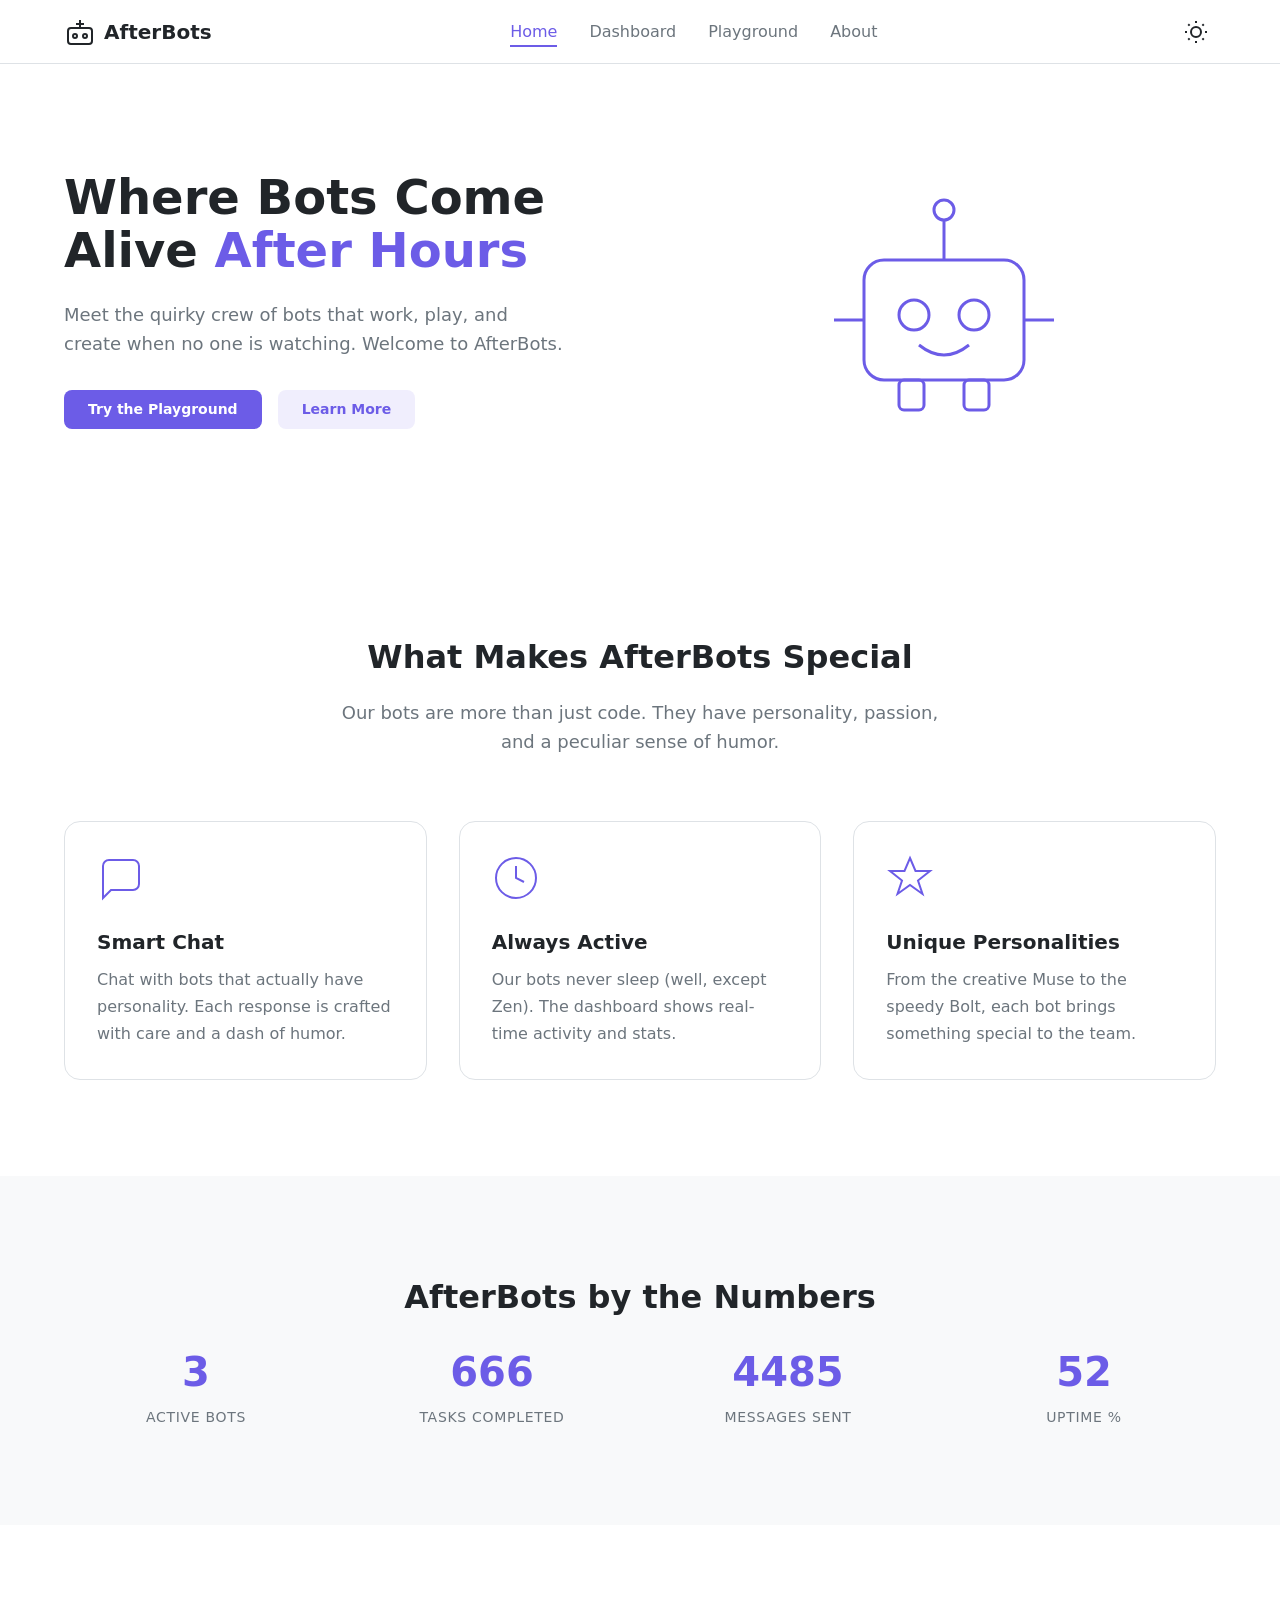
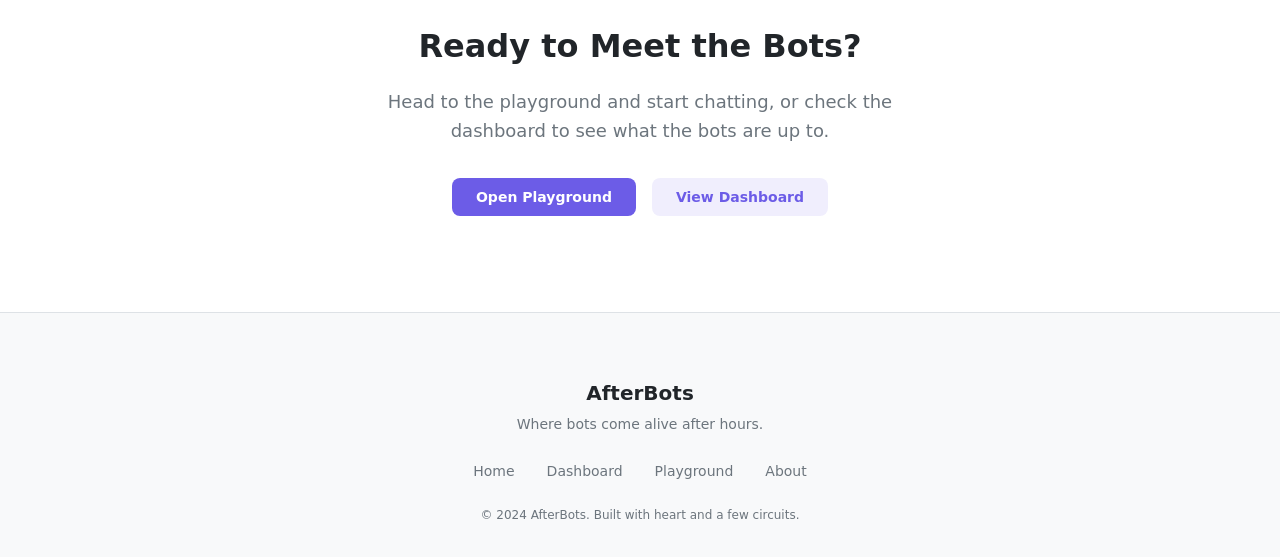
<file: index.html>
<!DOCTYPE html>
<html lang="en" data-theme="light">
<head>
  <meta charset="UTF-8">
  <meta name="viewport" content="width=device-width, initial-scale=1.0">
  <title>AfterBots - Where Bots Come Alive After Hours</title>
  <meta name="description" content="AfterBots is a whimsical world where helpful bots come alive after hours to chat, create, and collaborate.">
  <link rel="stylesheet" href="assets/site.css">
</head>
<body>
  <!-- Header -->
  <header class="header">
    <div class="container header__inner">
      <a href="index.html" class="header__logo">
        <svg class="header__logo-icon" width="32" height="32" viewBox="0 0 32 32" fill="none" stroke="currentColor" stroke-width="2">
          <rect x="4" y="12" width="24" height="16" rx="3"/>
          <circle cx="11" cy="20" r="2"/>
          <circle cx="21" cy="20" r="2"/>
          <path d="M16 4v8M12 8h8"/>
        </svg>
        <span class="header__logo-text">AfterBots</span>
      </a>

      <button class="header__menu-toggle btn--icon" data-action="toggle-menu" aria-label="Toggle menu" aria-expanded="false">
        <svg width="24" height="24" viewBox="0 0 24 24" fill="none" stroke="currentColor" stroke-width="2">
          <line x1="3" y1="6" x2="21" y2="6"/>
          <line x1="3" y1="12" x2="21" y2="12"/>
          <line x1="3" y1="18" x2="21" y2="18"/>
        </svg>
      </button>

      <nav class="nav">
        <ul class="nav__list">
          <li class="nav__item"><a href="index.html" class="nav__link">Home</a></li>
          <li class="nav__item"><a href="dashboard.html" class="nav__link">Dashboard</a></li>
          <li class="nav__item"><a href="playground.html" class="nav__link">Playground</a></li>
          <li class="nav__item"><a href="about.html" class="nav__link">About</a></li>
        </ul>
      </nav>

      <button class="theme-toggle btn--icon" data-action="toggle-theme" aria-label="Toggle theme">
        <svg width="24" height="24" viewBox="0 0 24 24" fill="none" stroke="currentColor" stroke-width="2">
          <circle cx="12" cy="12" r="5"/>
          <path d="M12 1v2M12 21v2M4.22 4.22l1.42 1.42M18.36 18.36l1.42 1.42M1 12h2M21 12h2M4.22 19.78l1.42-1.42M18.36 5.64l1.42-1.42"/>
        </svg>
      </button>
    </div>
  </header>

  <!-- Hero Section -->
  <section class="hero">
    <div class="container hero__inner">
      <div class="hero__content" data-animate="fade-up">
        <h1 class="hero__title">Where Bots Come Alive <span class="hero__accent">After Hours</span></h1>
        <p class="hero__subtitle">Meet the quirky crew of bots that work, play, and create when no one is watching. Welcome to AfterBots.</p>
        <div class="hero__actions">
          <a href="playground.html" class="btn btn--primary">Try the Playground</a>
          <a href="about.html" class="btn btn--secondary">Learn More</a>
        </div>
      </div>
      <div class="hero__visual" data-animate="fade-up">
        <div class="hero__bot-graphic">
          <svg width="280" height="280" viewBox="0 0 280 280" fill="none">
            <rect x="60" y="100" width="160" height="120" rx="20" stroke="currentColor" stroke-width="3"/>
            <circle cx="110" cy="155" r="15" stroke="currentColor" stroke-width="3"/>
            <circle cx="170" cy="155" r="15" stroke="currentColor" stroke-width="3"/>
            <path d="M115 185 Q140 205 165 185" stroke="currentColor" stroke-width="3" fill="none"/>
            <path d="M140 60v40" stroke="currentColor" stroke-width="3"/>
            <circle cx="140" cy="50" r="10" stroke="currentColor" stroke-width="3"/>
            <path d="M60 160H30M220 160h30" stroke="currentColor" stroke-width="3"/>
            <rect x="95" y="220" width="25" height="30" rx="5" stroke="currentColor" stroke-width="3"/>
            <rect x="160" y="220" width="25" height="30" rx="5" stroke="currentColor" stroke-width="3"/>
          </svg>
        </div>
      </div>
    </div>
  </section>

  <!-- Features Section -->
  <section class="features section">
    <div class="container">
      <h2 class="section__title" data-animate="fade-up">What Makes AfterBots Special</h2>
      <p class="section__subtitle" data-animate="fade-up">Our bots are more than just code. They have personality, passion, and a peculiar sense of humor.</p>

      <div class="features__grid">
        <div class="card feature-card" data-animate="fade-up">
          <div class="feature-card__icon">
            <svg width="48" height="48" viewBox="0 0 48 48" fill="none" stroke="currentColor" stroke-width="2">
              <path d="M42 30a6 6 0 0 1-6 6H14l-8 8V12a6 6 0 0 1 6-6h24a6 6 0 0 1 6 6z"/>
            </svg>
          </div>
          <h3 class="feature-card__title">Smart Chat</h3>
          <p class="feature-card__desc">Chat with bots that actually have personality. Each response is crafted with care and a dash of humor.</p>
        </div>

        <div class="card feature-card" data-animate="fade-up">
          <div class="feature-card__icon">
            <svg width="48" height="48" viewBox="0 0 48 48" fill="none" stroke="currentColor" stroke-width="2">
              <circle cx="24" cy="24" r="20"/>
              <polyline points="24 12 24 24 32 28"/>
            </svg>
          </div>
          <h3 class="feature-card__title">Always Active</h3>
          <p class="feature-card__desc">Our bots never sleep (well, except Zen). The dashboard shows real-time activity and stats.</p>
        </div>

        <div class="card feature-card" data-animate="fade-up">
          <div class="feature-card__icon">
            <svg width="48" height="48" viewBox="0 0 48 48" fill="none" stroke="currentColor" stroke-width="2">
              <polygon points="24 4 29.5 17 44 17 32 26.5 36.5 40 24 31 11.5 40 16 26.5 4 17 18.5 17"/>
            </svg>
          </div>
          <h3 class="feature-card__title">Unique Personalities</h3>
          <p class="feature-card__desc">From the creative Muse to the speedy Bolt, each bot brings something special to the team.</p>
        </div>
      </div>
    </div>
  </section>

  <!-- Stats Section -->
  <section class="stats section section--alt">
    <div class="container">
      <h2 class="section__title" data-animate="fade-up">AfterBots by the Numbers</h2>
      <div class="stats__grid">
        <div class="stat" data-animate="fade-up">
          <span class="stat__number" data-count="6">0</span>
          <span class="stat__label">Active Bots</span>
        </div>
        <div class="stat" data-animate="fade-up">
          <span class="stat__number" data-count="1247">0</span>
          <span class="stat__label">Tasks Completed</span>
        </div>
        <div class="stat" data-animate="fade-up">
          <span class="stat__number" data-count="8392">0</span>
          <span class="stat__label">Messages Sent</span>
        </div>
        <div class="stat" data-animate="fade-up">
          <span class="stat__number" data-count="99">0</span>
          <span class="stat__label">Uptime %</span>
        </div>
      </div>
    </div>
  </section>

  <!-- CTA Section -->
  <section class="cta section">
    <div class="container cta__inner" data-animate="fade-up">
      <h2 class="cta__title">Ready to Meet the Bots?</h2>
      <p class="cta__desc">Head to the playground and start chatting, or check the dashboard to see what the bots are up to.</p>
      <div class="cta__actions">
        <a href="playground.html" class="btn btn--primary">Open Playground</a>
        <a href="dashboard.html" class="btn btn--secondary">View Dashboard</a>
      </div>
    </div>
  </section>

  <!-- Footer -->
  <footer class="footer">
    <div class="container footer__inner">
      <div class="footer__brand">
        <span class="footer__logo">AfterBots</span>
        <p class="footer__tagline">Where bots come alive after hours.</p>
      </div>
      <nav class="footer__nav">
        <a href="index.html" class="footer__link">Home</a>
        <a href="dashboard.html" class="footer__link">Dashboard</a>
        <a href="playground.html" class="footer__link">Playground</a>
        <a href="about.html" class="footer__link">About</a>
      </nav>
      <p class="footer__copy">&copy; 2024 AfterBots. Built with heart and a few circuits.</p>
    </div>
  </footer>

  <script src="assets/site.js"></script>
</body>
</html>
</file>
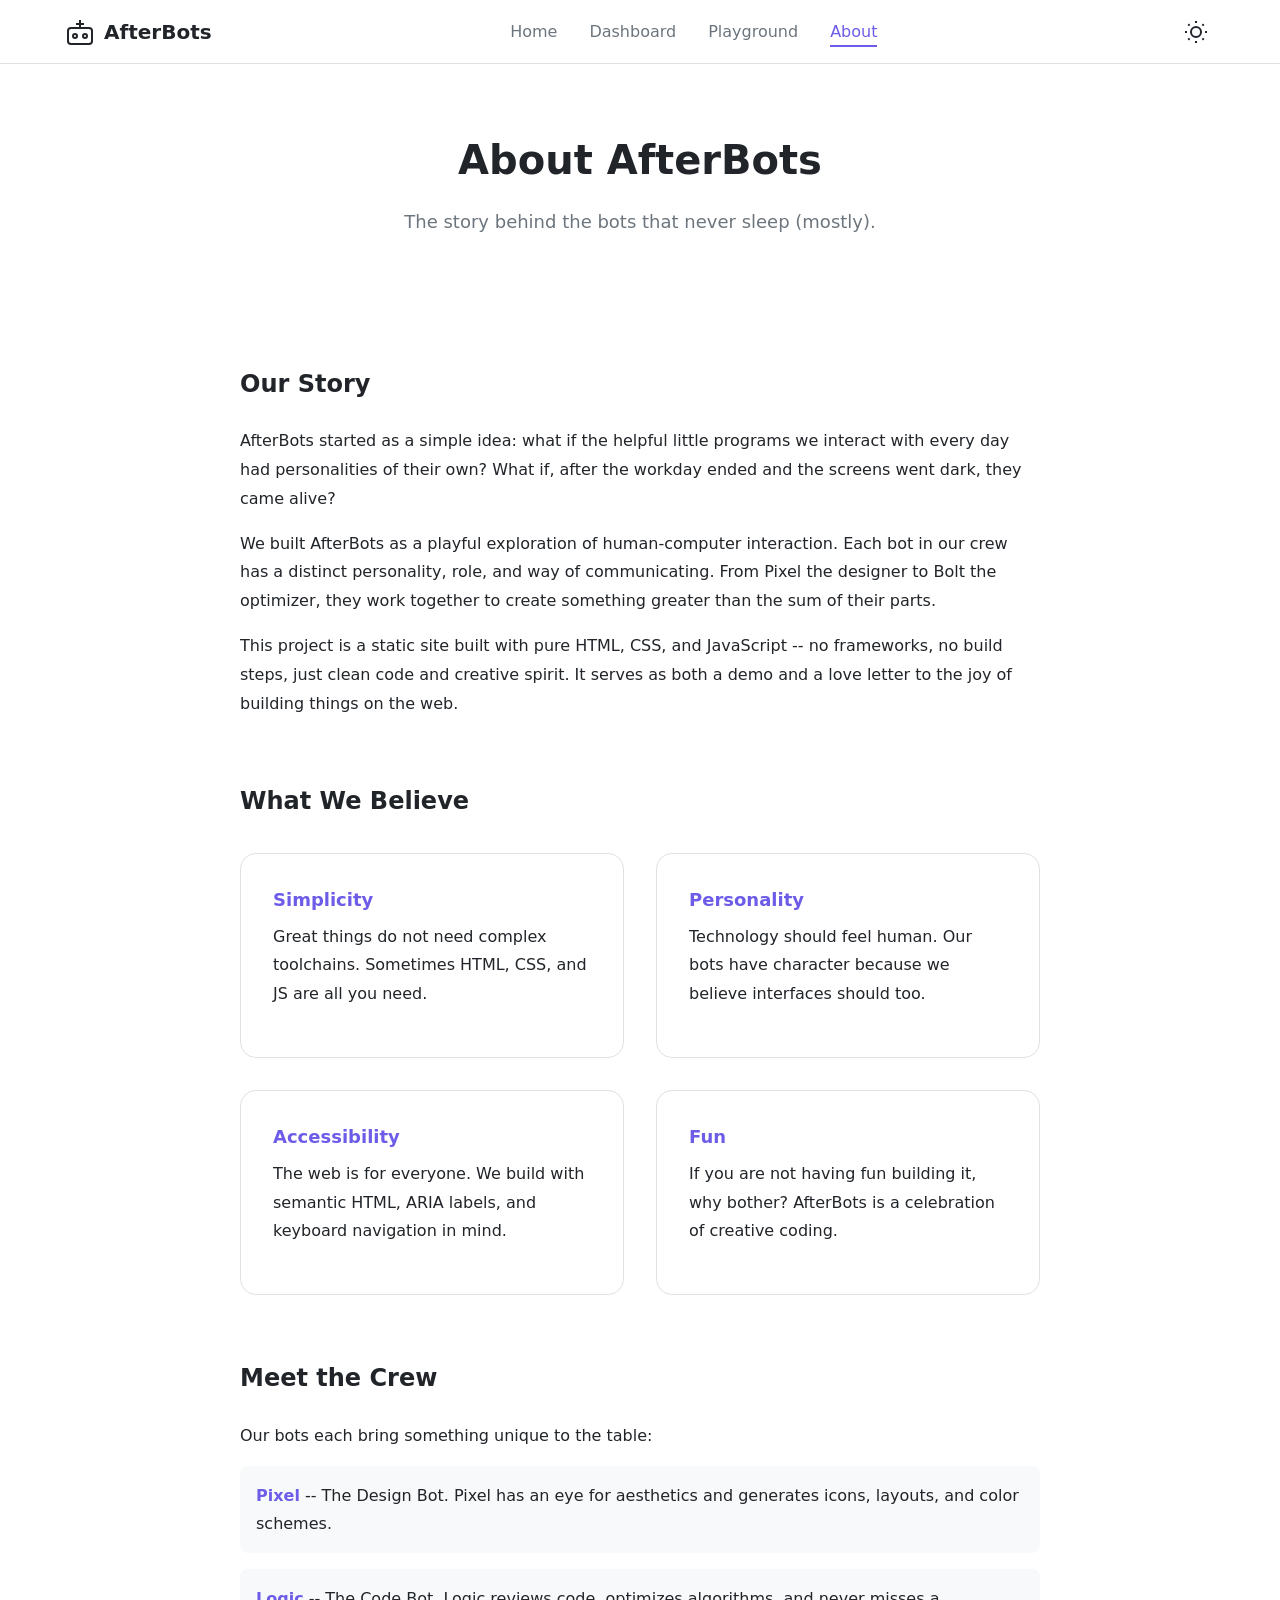
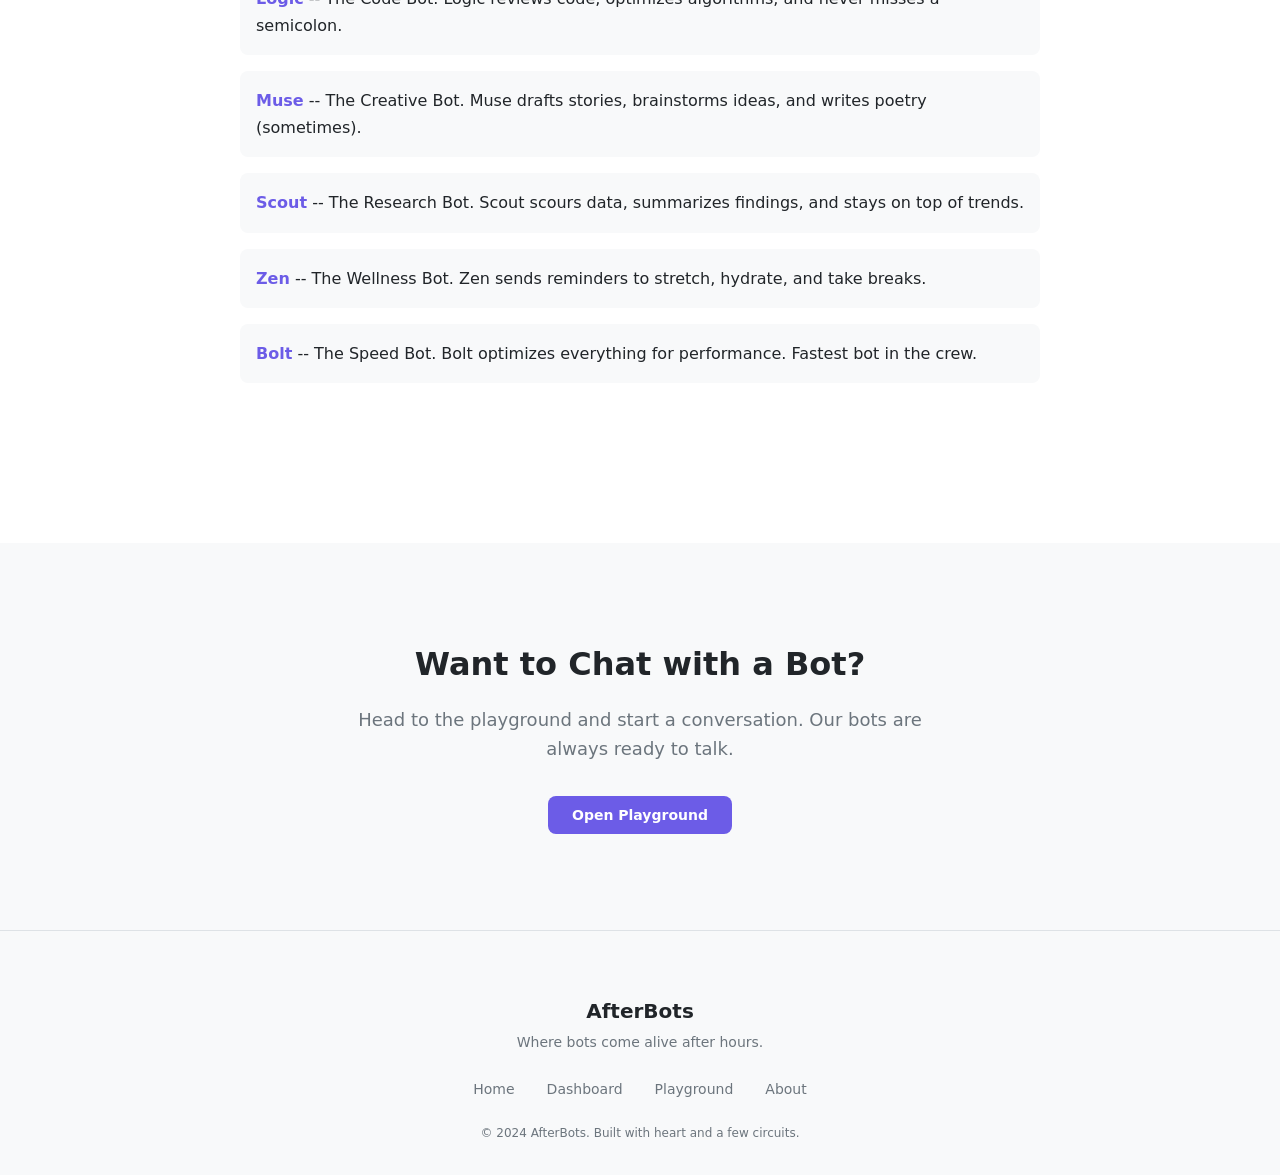
<file: about.html>
<!DOCTYPE html>
<html lang="en" data-theme="light">
<head>
  <meta charset="UTF-8">
  <meta name="viewport" content="width=device-width, initial-scale=1.0">
  <title>About - AfterBots</title>
  <meta name="description" content="Learn about the AfterBots project and the team behind the bots.">
  <link rel="stylesheet" href="assets/site.css">
</head>
<body>
  <!-- Header -->
  <header class="header">
    <div class="container header__inner">
      <a href="index.html" class="header__logo">
        <svg class="header__logo-icon" width="32" height="32" viewBox="0 0 32 32" fill="none" stroke="currentColor" stroke-width="2">
          <rect x="4" y="12" width="24" height="16" rx="3"/>
          <circle cx="11" cy="20" r="2"/>
          <circle cx="21" cy="20" r="2"/>
          <path d="M16 4v8M12 8h8"/>
        </svg>
        <span class="header__logo-text">AfterBots</span>
      </a>

      <button class="header__menu-toggle btn--icon" data-action="toggle-menu" aria-label="Toggle menu" aria-expanded="false">
        <svg width="24" height="24" viewBox="0 0 24 24" fill="none" stroke="currentColor" stroke-width="2">
          <line x1="3" y1="6" x2="21" y2="6"/>
          <line x1="3" y1="12" x2="21" y2="12"/>
          <line x1="3" y1="18" x2="21" y2="18"/>
        </svg>
      </button>

      <nav class="nav">
        <ul class="nav__list">
          <li class="nav__item"><a href="index.html" class="nav__link">Home</a></li>
          <li class="nav__item"><a href="dashboard.html" class="nav__link">Dashboard</a></li>
          <li class="nav__item"><a href="playground.html" class="nav__link">Playground</a></li>
          <li class="nav__item"><a href="about.html" class="nav__link">About</a></li>
        </ul>
      </nav>

      <button class="theme-toggle btn--icon" data-action="toggle-theme" aria-label="Toggle theme">
        <svg width="24" height="24" viewBox="0 0 24 24" fill="none" stroke="currentColor" stroke-width="2">
          <circle cx="12" cy="12" r="5"/>
          <path d="M12 1v2M12 21v2M4.22 4.22l1.42 1.42M18.36 18.36l1.42 1.42M1 12h2M21 12h2M4.22 19.78l1.42-1.42M18.36 5.64l1.42-1.42"/>
        </svg>
      </button>
    </div>
  </header>

  <!-- About Hero -->
  <section class="page-header section">
    <div class="container">
      <h1 class="page-header__title" data-animate="fade-up">About AfterBots</h1>
      <p class="page-header__subtitle" data-animate="fade-up">The story behind the bots that never sleep (mostly).</p>
    </div>
  </section>

  <!-- About Content -->
  <section class="section">
    <div class="container">
      <div class="about-content">
        <div class="about-content__text" data-animate="fade-up">
          <h2>Our Story</h2>
          <p>AfterBots started as a simple idea: what if the helpful little programs we interact with every day had personalities of their own? What if, after the workday ended and the screens went dark, they came alive?</p>
          <p>We built AfterBots as a playful exploration of human-computer interaction. Each bot in our crew has a distinct personality, role, and way of communicating. From Pixel the designer to Bolt the optimizer, they work together to create something greater than the sum of their parts.</p>
          <p>This project is a static site built with pure HTML, CSS, and JavaScript -- no frameworks, no build steps, just clean code and creative spirit. It serves as both a demo and a love letter to the joy of building things on the web.</p>
        </div>

        <div class="about-content__values" data-animate="fade-up">
          <h2>What We Believe</h2>
          <div class="values-grid">
            <div class="card value-card">
              <h3 class="value-card__title">Simplicity</h3>
              <p class="value-card__desc">Great things do not need complex toolchains. Sometimes HTML, CSS, and JS are all you need.</p>
            </div>
            <div class="card value-card">
              <h3 class="value-card__title">Personality</h3>
              <p class="value-card__desc">Technology should feel human. Our bots have character because we believe interfaces should too.</p>
            </div>
            <div class="card value-card">
              <h3 class="value-card__title">Accessibility</h3>
              <p class="value-card__desc">The web is for everyone. We build with semantic HTML, ARIA labels, and keyboard navigation in mind.</p>
            </div>
            <div class="card value-card">
              <h3 class="value-card__title">Fun</h3>
              <p class="value-card__desc">If you are not having fun building it, why bother? AfterBots is a celebration of creative coding.</p>
            </div>
          </div>
        </div>

        <div class="about-content__team" data-animate="fade-up">
          <h2>Meet the Crew</h2>
          <p>Our bots each bring something unique to the table:</p>
          <ul class="team-list">
            <li><strong>Pixel</strong> -- The Design Bot. Pixel has an eye for aesthetics and generates icons, layouts, and color schemes.</li>
            <li><strong>Logic</strong> -- The Code Bot. Logic reviews code, optimizes algorithms, and never misses a semicolon.</li>
            <li><strong>Muse</strong> -- The Creative Bot. Muse drafts stories, brainstorms ideas, and writes poetry (sometimes).</li>
            <li><strong>Scout</strong> -- The Research Bot. Scout scours data, summarizes findings, and stays on top of trends.</li>
            <li><strong>Zen</strong> -- The Wellness Bot. Zen sends reminders to stretch, hydrate, and take breaks.</li>
            <li><strong>Bolt</strong> -- The Speed Bot. Bolt optimizes everything for performance. Fastest bot in the crew.</li>
          </ul>
        </div>
      </div>
    </div>
  </section>

  <!-- CTA -->
  <section class="cta section section--alt">
    <div class="container cta__inner" data-animate="fade-up">
      <h2 class="cta__title">Want to Chat with a Bot?</h2>
      <p class="cta__desc">Head to the playground and start a conversation. Our bots are always ready to talk.</p>
      <div class="cta__actions">
        <a href="playground.html" class="btn btn--primary">Open Playground</a>
      </div>
    </div>
  </section>

  <!-- Footer -->
  <footer class="footer">
    <div class="container footer__inner">
      <div class="footer__brand">
        <span class="footer__logo">AfterBots</span>
        <p class="footer__tagline">Where bots come alive after hours.</p>
      </div>
      <nav class="footer__nav">
        <a href="index.html" class="footer__link">Home</a>
        <a href="dashboard.html" class="footer__link">Dashboard</a>
        <a href="playground.html" class="footer__link">Playground</a>
        <a href="about.html" class="footer__link">About</a>
      </nav>
      <p class="footer__copy">&copy; 2024 AfterBots. Built with heart and a few circuits.</p>
    </div>
  </footer>

  <script src="assets/site.js"></script>
</body>
</html>
</file>
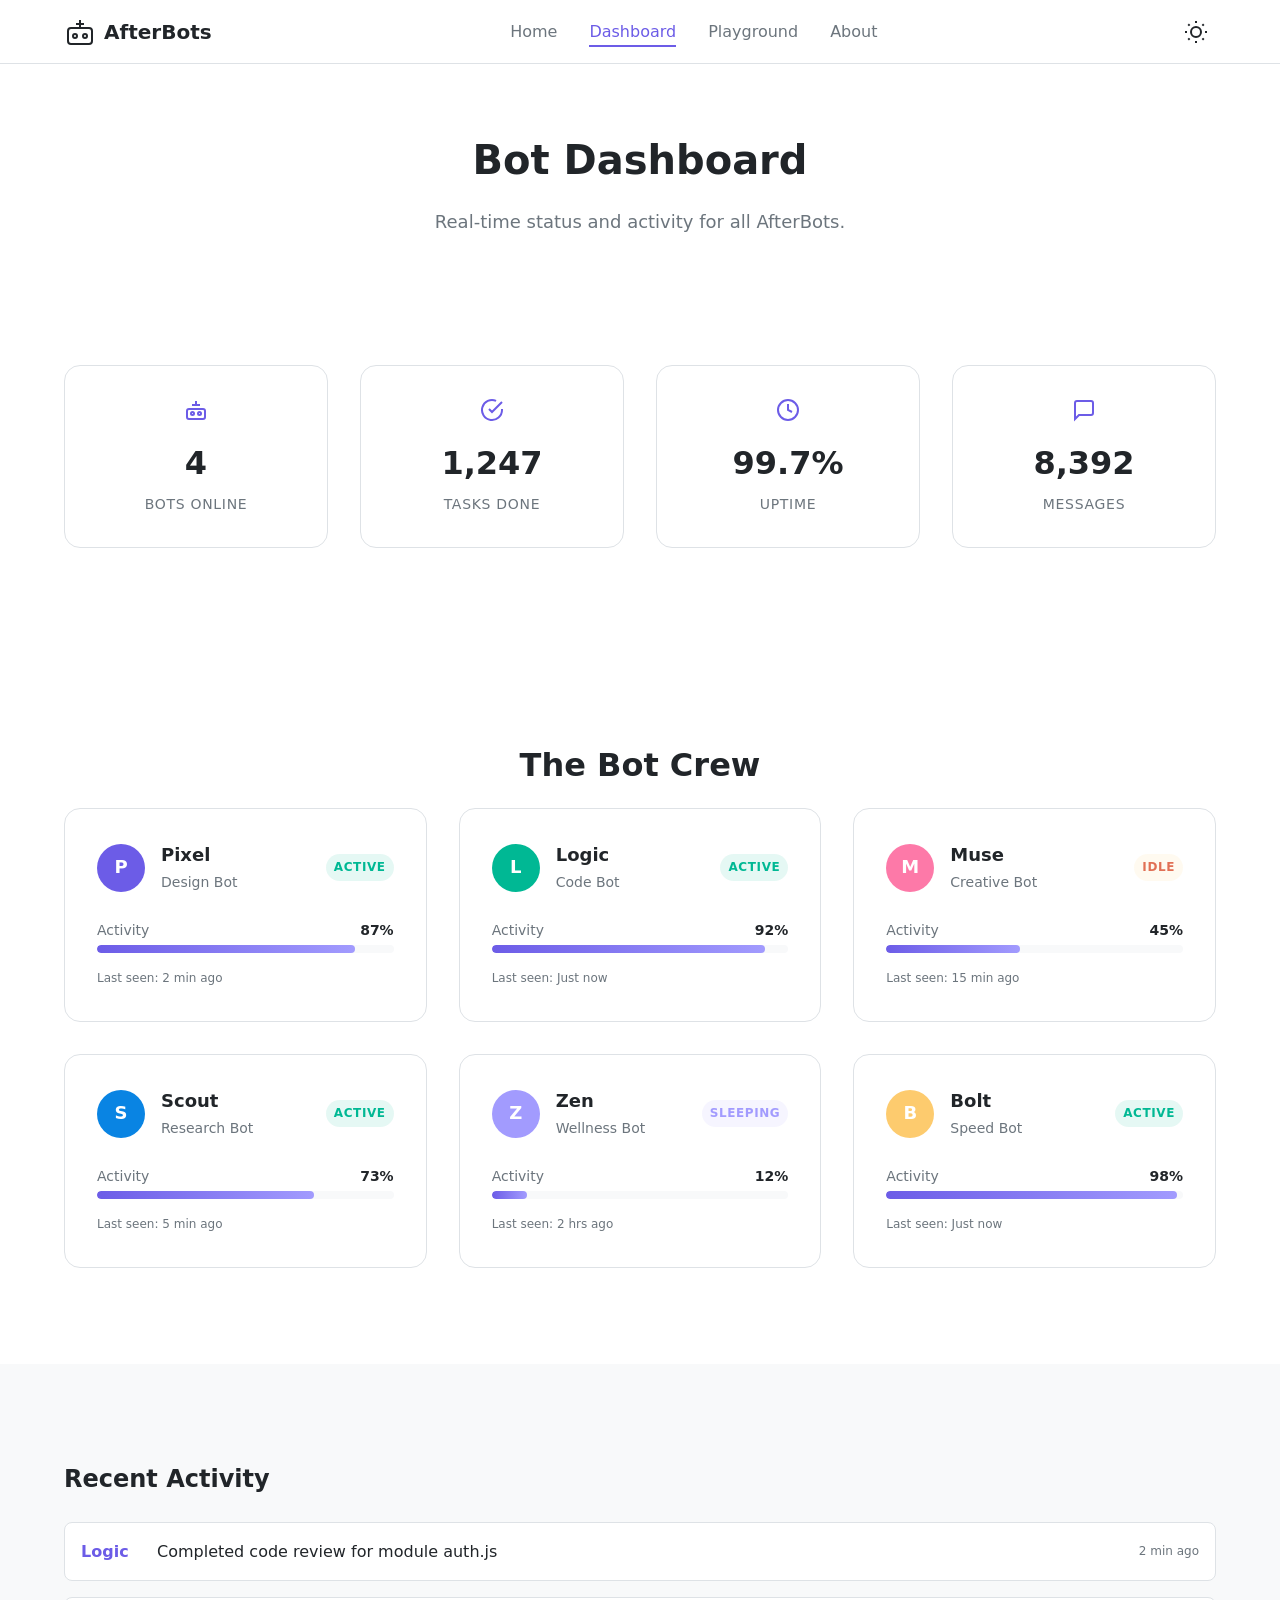
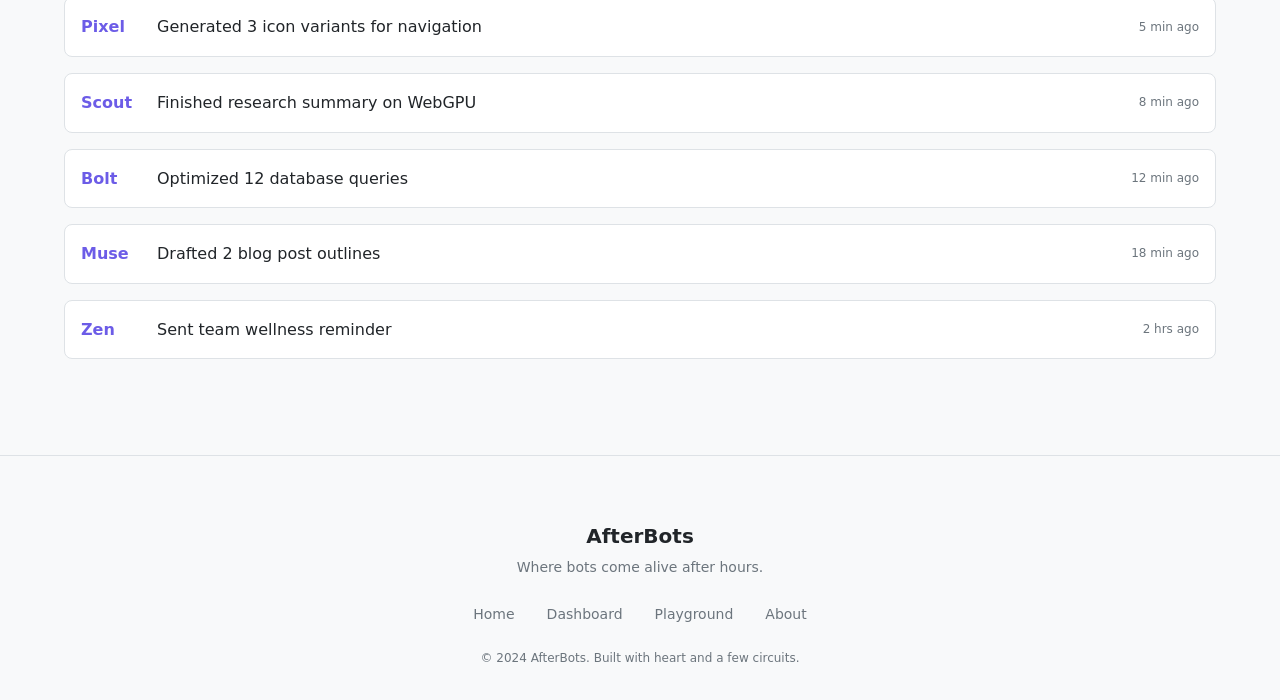
<file: dashboard.html>
<!DOCTYPE html>
<html lang="en" data-theme="light">
<head>
  <meta charset="UTF-8">
  <meta name="viewport" content="width=device-width, initial-scale=1.0">
  <title>Dashboard - AfterBots</title>
  <meta name="description" content="Monitor your AfterBots crew in real-time. See activity, status, and stats at a glance.">
  <link rel="stylesheet" href="assets/site.css">
</head>
<body>
  <!-- Header -->
  <header class="header">
    <div class="container header__inner">
      <a href="index.html" class="header__logo">
        <svg class="header__logo-icon" width="32" height="32" viewBox="0 0 32 32" fill="none" stroke="currentColor" stroke-width="2">
          <rect x="4" y="12" width="24" height="16" rx="3"/>
          <circle cx="11" cy="20" r="2"/>
          <circle cx="21" cy="20" r="2"/>
          <path d="M16 4v8M12 8h8"/>
        </svg>
        <span class="header__logo-text">AfterBots</span>
      </a>

      <button class="header__menu-toggle btn--icon" data-action="toggle-menu" aria-label="Toggle menu" aria-expanded="false">
        <svg width="24" height="24" viewBox="0 0 24 24" fill="none" stroke="currentColor" stroke-width="2">
          <line x1="3" y1="6" x2="21" y2="6"/>
          <line x1="3" y1="12" x2="21" y2="12"/>
          <line x1="3" y1="18" x2="21" y2="18"/>
        </svg>
      </button>

      <nav class="nav">
        <ul class="nav__list">
          <li class="nav__item"><a href="index.html" class="nav__link">Home</a></li>
          <li class="nav__item"><a href="dashboard.html" class="nav__link">Dashboard</a></li>
          <li class="nav__item"><a href="playground.html" class="nav__link">Playground</a></li>
          <li class="nav__item"><a href="about.html" class="nav__link">About</a></li>
        </ul>
      </nav>

      <button class="theme-toggle btn--icon" data-action="toggle-theme" aria-label="Toggle theme">
        <svg width="24" height="24" viewBox="0 0 24 24" fill="none" stroke="currentColor" stroke-width="2">
          <circle cx="12" cy="12" r="5"/>
          <path d="M12 1v2M12 21v2M4.22 4.22l1.42 1.42M18.36 18.36l1.42 1.42M1 12h2M21 12h2M4.22 19.78l1.42-1.42M18.36 5.64l1.42-1.42"/>
        </svg>
      </button>
    </div>
  </header>

  <!-- Dashboard Hero -->
  <section class="page-header section">
    <div class="container">
      <h1 class="page-header__title" data-animate="fade-up">Bot Dashboard</h1>
      <p class="page-header__subtitle" data-animate="fade-up">Real-time status and activity for all AfterBots.</p>
    </div>
  </section>

  <!-- Stats Grid -->
  <section class="section">
    <div class="container">
      <div class="stats__grid" id="statsGrid">
        <!-- Stats rendered by JS -->
      </div>
    </div>
  </section>

  <!-- Bot Grid -->
  <section class="section">
    <div class="container">
      <h2 class="section__title" data-animate="fade-up">The Bot Crew</h2>
      <div class="bot-grid" id="botGrid">
        <!-- Bot cards rendered by JS -->
      </div>
    </div>
  </section>

  <!-- Activity Log -->
  <section class="section section--alt">
    <div class="container">
      <div class="activity" id="activityLog">
        <!-- Activity log rendered by JS -->
      </div>
    </div>
  </section>

  <!-- Footer -->
  <footer class="footer">
    <div class="container footer__inner">
      <div class="footer__brand">
        <span class="footer__logo">AfterBots</span>
        <p class="footer__tagline">Where bots come alive after hours.</p>
      </div>
      <nav class="footer__nav">
        <a href="index.html" class="footer__link">Home</a>
        <a href="dashboard.html" class="footer__link">Dashboard</a>
        <a href="playground.html" class="footer__link">Playground</a>
        <a href="about.html" class="footer__link">About</a>
      </nav>
      <p class="footer__copy">&copy; 2024 AfterBots. Built with heart and a few circuits.</p>
    </div>
  </footer>

  <script src="assets/site.js"></script>
</body>
</html>
</file>
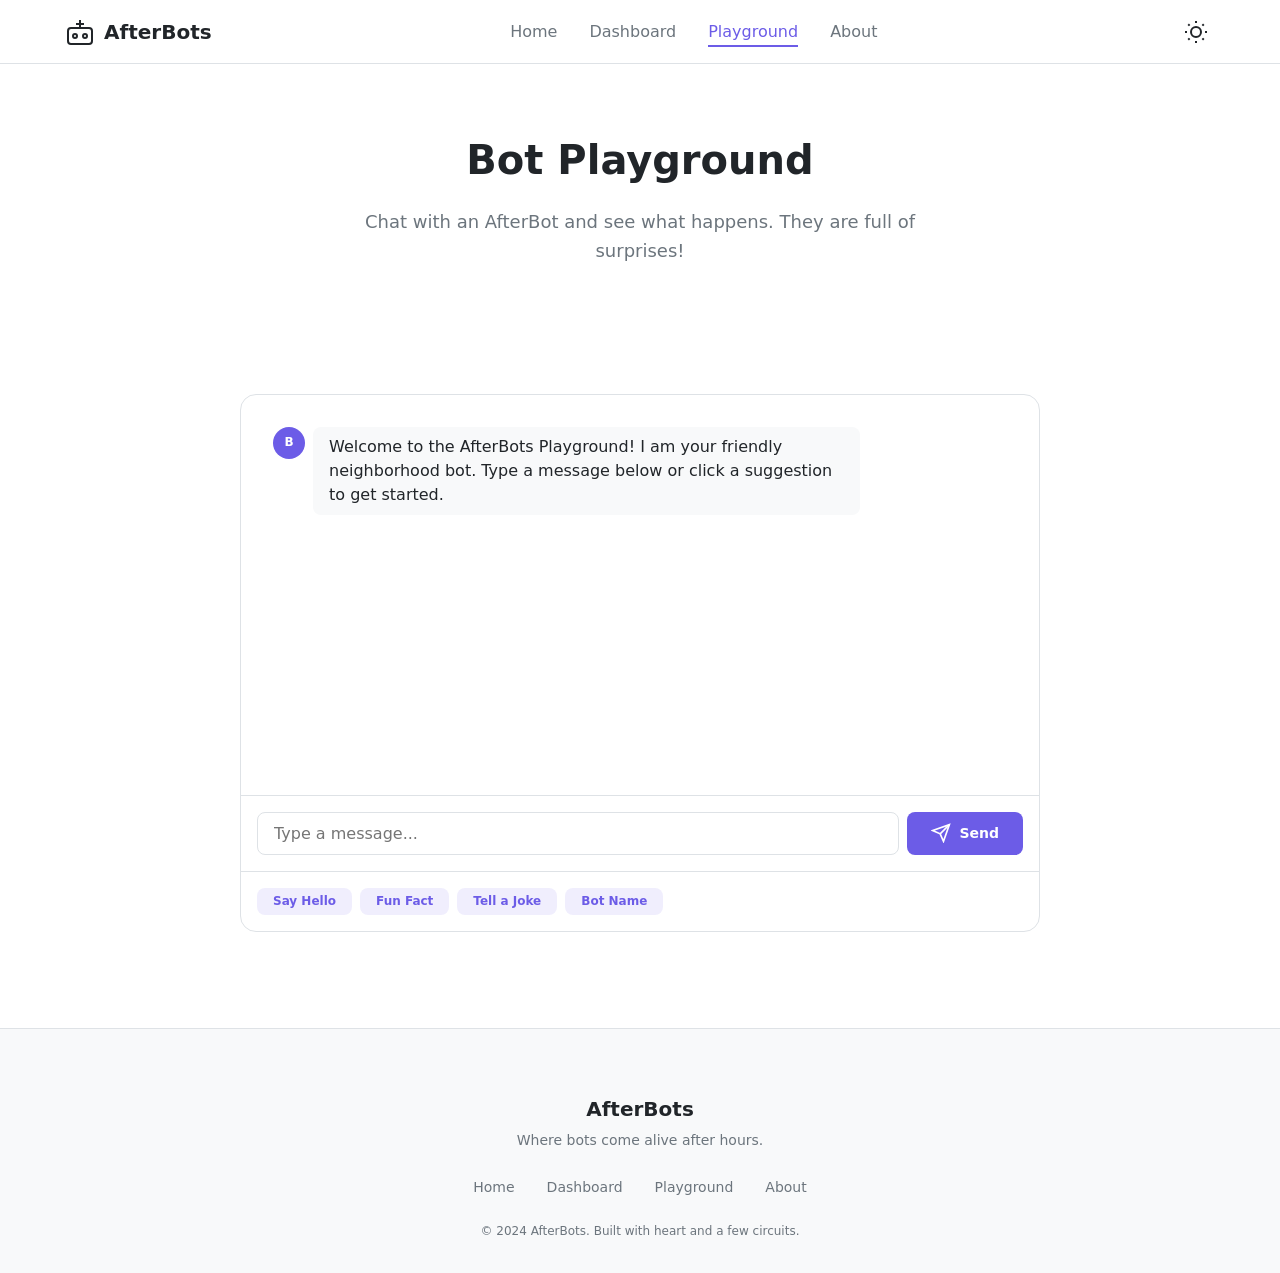
<file: playground.html>
<!DOCTYPE html>
<html lang="en" data-theme="light">
<head>
  <meta charset="UTF-8">
  <meta name="viewport" content="width=device-width, initial-scale=1.0">
  <title>Playground - AfterBots</title>
  <meta name="description" content="Chat with AfterBots in the interactive playground. Try sending messages and see how they respond!">
  <link rel="stylesheet" href="assets/site.css">
</head>
<body>
  <!-- Header -->
  <header class="header">
    <div class="container header__inner">
      <a href="index.html" class="header__logo">
        <svg class="header__logo-icon" width="32" height="32" viewBox="0 0 32 32" fill="none" stroke="currentColor" stroke-width="2">
          <rect x="4" y="12" width="24" height="16" rx="3"/>
          <circle cx="11" cy="20" r="2"/>
          <circle cx="21" cy="20" r="2"/>
          <path d="M16 4v8M12 8h8"/>
        </svg>
        <span class="header__logo-text">AfterBots</span>
      </a>

      <button class="header__menu-toggle btn--icon" data-action="toggle-menu" aria-label="Toggle menu" aria-expanded="false">
        <svg width="24" height="24" viewBox="0 0 24 24" fill="none" stroke="currentColor" stroke-width="2">
          <line x1="3" y1="6" x2="21" y2="6"/>
          <line x1="3" y1="12" x2="21" y2="12"/>
          <line x1="3" y1="18" x2="21" y2="18"/>
        </svg>
      </button>

      <nav class="nav">
        <ul class="nav__list">
          <li class="nav__item"><a href="index.html" class="nav__link">Home</a></li>
          <li class="nav__item"><a href="dashboard.html" class="nav__link">Dashboard</a></li>
          <li class="nav__item"><a href="playground.html" class="nav__link">Playground</a></li>
          <li class="nav__item"><a href="about.html" class="nav__link">About</a></li>
        </ul>
      </nav>

      <button class="theme-toggle btn--icon" data-action="toggle-theme" aria-label="Toggle theme">
        <svg width="24" height="24" viewBox="0 0 24 24" fill="none" stroke="currentColor" stroke-width="2">
          <circle cx="12" cy="12" r="5"/>
          <path d="M12 1v2M12 21v2M4.22 4.22l1.42 1.42M18.36 18.36l1.42 1.42M1 12h2M21 12h2M4.22 19.78l1.42-1.42M18.36 5.64l1.42-1.42"/>
        </svg>
      </button>
    </div>
  </header>

  <!-- Playground Hero -->
  <section class="page-header section">
    <div class="container">
      <h1 class="page-header__title" data-animate="fade-up">Bot Playground</h1>
      <p class="page-header__subtitle" data-animate="fade-up">Chat with an AfterBot and see what happens. They are full of surprises!</p>
    </div>
  </section>

  <!-- Chat Section -->
  <section class="section">
    <div class="container">
      <div class="chat">
        <!-- Chat Messages Area -->
        <div class="chat__messages" id="chatMessages">
          <!-- Messages rendered by JS -->
        </div>

        <!-- Chat Input -->
        <form class="chat__form" id="chatForm">
          <div class="chat__input-group">
            <input type="text" class="chat__input form__input" id="chatInput" placeholder="Type a message..." autocomplete="off" aria-label="Chat message input">
            <button type="submit" class="chat__send-btn btn btn--primary" aria-label="Send message">
              <svg width="20" height="20" viewBox="0 0 24 24" fill="none" stroke="currentColor" stroke-width="2">
                <line x1="22" y1="2" x2="11" y2="13"/>
                <polygon points="22 2 15 22 11 13 2 9 22 2"/>
              </svg>
              Send
            </button>
          </div>
        </form>

        <!-- Suggestions -->
        <div class="chat__suggestions">
          <button class="chat__suggestion-btn btn btn--secondary" data-suggestion="Hello! Who are you?">Say Hello</button>
          <button class="chat__suggestion-btn btn btn--secondary" data-suggestion="Tell me a fun fact!">Fun Fact</button>
          <button class="chat__suggestion-btn btn btn--secondary" data-suggestion="Tell me a joke!">Tell a Joke</button>
          <button class="chat__suggestion-btn btn btn--secondary" data-suggestion="What is your name?">Bot Name</button>
        </div>
      </div>
    </div>
  </section>

  <!-- Footer -->
  <footer class="footer">
    <div class="container footer__inner">
      <div class="footer__brand">
        <span class="footer__logo">AfterBots</span>
        <p class="footer__tagline">Where bots come alive after hours.</p>
      </div>
      <nav class="footer__nav">
        <a href="index.html" class="footer__link">Home</a>
        <a href="dashboard.html" class="footer__link">Dashboard</a>
        <a href="playground.html" class="footer__link">Playground</a>
        <a href="about.html" class="footer__link">About</a>
      </nav>
      <p class="footer__copy">&copy; 2024 AfterBots. Built with heart and a few circuits.</p>
    </div>
  </footer>

  <script src="assets/site.js"></script>
</body>
</html>
</file>
<file: assets/site.css>
/* ============================================
   AfterBots - Main Stylesheet
   ============================================ */

/* ------------------------------------------
   CSS Custom Properties
   ------------------------------------------ */
:root {
  /* Colors - Light Theme */
  --color-bg: #ffffff;
  --color-bg-alt: #f8f9fa;
  --color-surface: #ffffff;
  --color-text: #212529;
  --color-text-muted: #6c757d;
  --color-primary: #6c5ce7;
  --color-primary-hover: #5a4bd1;
  --color-primary-light: rgba(108, 92, 231, 0.1);
  --color-secondary: #a29bfe;
  --color-accent: #fd79a8;
  --color-success: #00b894;
  --color-warning: #fdcb6e;
  --color-border: #dee2e6;
  --color-shadow: rgba(0, 0, 0, 0.1);

  /* Typography */
  --font-family: system-ui, -apple-system, BlinkMacSystemFont, 'Segoe UI', Roboto, sans-serif;
  --font-mono: 'Consolas', 'Courier New', monospace;
  --font-size-xs: 0.75rem;
  --font-size-sm: 0.875rem;
  --font-size-base: 1rem;
  --font-size-lg: 1.125rem;
  --font-size-xl: 1.25rem;
  --font-size-2xl: 1.5rem;
  --font-size-3xl: 2rem;
  --font-size-4xl: 2.5rem;
  --font-size-5xl: 3rem;

  /* Spacing */
  --space-xs: 0.25rem;
  --space-sm: 0.5rem;
  --space-md: 1rem;
  --space-lg: 1.5rem;
  --space-xl: 2rem;
  --space-2xl: 3rem;
  --space-3xl: 4rem;
  --space-4xl: 6rem;

  /* Layout */
  --container-max: 1200px;
  --header-height: 64px;
  --border-radius: 8px;
  --border-radius-lg: 16px;
  --border-radius-full: 9999px;

  /* Transitions */
  --transition-fast: 150ms ease;
  --transition-base: 250ms ease;
  --transition-slow: 400ms ease;
}

/* Dark Theme */
[data-theme="dark"] {
  --color-bg: #1a1a2e;
  --color-bg-alt: #16213e;
  --color-surface: #222244;
  --color-text: #e8e8e8;
  --color-text-muted: #a0a0b0;
  --color-border: #333366;
  --color-shadow: rgba(0, 0, 0, 0.3);
  --color-primary-light: rgba(108, 92, 231, 0.2);
}

/* ------------------------------------------
   Reset
   ------------------------------------------ */
*, *::before, *::after {
  box-sizing: border-box;
  margin: 0;
  padding: 0;
}

html {
  scroll-behavior: smooth;
  -webkit-text-size-adjust: 100%;
}

body {
  font-family: var(--font-family);
  font-size: var(--font-size-base);
  line-height: 1.6;
  color: var(--color-text);
  background-color: var(--color-bg);
  transition: background-color var(--transition-base), color var(--transition-base);
  min-height: 100vh;
  display: flex;
  flex-direction: column;
}

img, svg {
  max-width: 100%;
  height: auto;
  display: block;
}

a {
  color: var(--color-primary);
  text-decoration: none;
  transition: color var(--transition-fast);
}

a:hover {
  color: var(--color-primary-hover);
}

ul, ol {
  list-style: none;
}

button {
  cursor: pointer;
  border: none;
  background: none;
  font: inherit;
  color: inherit;
}

input, textarea {
  font: inherit;
  color: inherit;
}

/* ------------------------------------------
   Utilities
   ------------------------------------------ */
.container {
  width: 100%;
  max-width: var(--container-max);
  margin: 0 auto;
  padding: 0 var(--space-lg);
}

.section {
  padding: var(--space-4xl) 0;
}

.section--alt {
  background-color: var(--color-bg-alt);
}

.section__title {
  font-size: var(--font-size-3xl);
  font-weight: 700;
  text-align: center;
  margin-bottom: var(--space-md);
}

.section__subtitle {
  font-size: var(--font-size-lg);
  color: var(--color-text-muted);
  text-align: center;
  max-width: 600px;
  margin: 0 auto var(--space-3xl);
}

/* ------------------------------------------
   Animations
   ------------------------------------------ */
[data-animate] {
  opacity: 0;
  transform: translateY(20px);
  transition: opacity var(--transition-slow), transform var(--transition-slow);
}

[data-animate].is-visible {
  opacity: 1;
  transform: translateY(0);
}

/* ------------------------------------------
   Buttons
   ------------------------------------------ */
.btn {
  display: inline-flex;
  align-items: center;
  gap: var(--space-sm);
  padding: var(--space-sm) var(--space-lg);
  border-radius: var(--border-radius);
  font-weight: 600;
  font-size: var(--font-size-sm);
  transition: all var(--transition-fast);
  white-space: nowrap;
}

.btn--primary {
  background-color: var(--color-primary);
  color: #ffffff;
}

.btn--primary:hover {
  background-color: var(--color-primary-hover);
  color: #ffffff;
  transform: translateY(-1px);
  box-shadow: 0 4px 12px var(--color-shadow);
}

.btn--secondary {
  background-color: var(--color-primary-light);
  color: var(--color-primary);
}

.btn--secondary:hover {
  background-color: var(--color-primary);
  color: #ffffff;
}

.btn--icon {
  display: inline-flex;
  align-items: center;
  justify-content: center;
  width: 40px;
  height: 40px;
  border-radius: var(--border-radius);
  transition: background-color var(--transition-fast);
}

.btn--icon:hover {
  background-color: var(--color-primary-light);
}

/* ------------------------------------------
   Header
   ------------------------------------------ */
.header {
  position: sticky;
  top: 0;
  z-index: 100;
  background-color: var(--color-bg);
  border-bottom: 1px solid var(--color-border);
  height: var(--header-height);
  transition: background-color var(--transition-base);
}

.header__inner {
  display: flex;
  align-items: center;
  justify-content: space-between;
  height: 100%;
}

.header__logo {
  display: flex;
  align-items: center;
  gap: var(--space-sm);
  color: var(--color-text);
  font-weight: 700;
  font-size: var(--font-size-xl);
}

.header__logo:hover {
  color: var(--color-primary);
}

.header__menu-toggle {
  display: none;
}

.nav__list {
  display: flex;
  align-items: center;
  gap: var(--space-xl);
}

.nav__link {
  color: var(--color-text-muted);
  font-weight: 500;
  padding: var(--space-xs) 0;
  position: relative;
}

.nav__link::after {
  content: '';
  position: absolute;
  bottom: -2px;
  left: 0;
  width: 0;
  height: 2px;
  background-color: var(--color-primary);
  transition: width var(--transition-fast);
}

.nav__link:hover,
.nav__link--active {
  color: var(--color-primary);
}

.nav__link:hover::after,
.nav__link--active::after {
  width: 100%;
}

/* ------------------------------------------
   Hero
   ------------------------------------------ */
.hero {
  padding: var(--space-4xl) 0;
  overflow: hidden;
}

.hero__inner {
  display: grid;
  grid-template-columns: 1fr 1fr;
  gap: var(--space-3xl);
  align-items: center;
}

.hero__title {
  font-size: var(--font-size-5xl);
  font-weight: 800;
  line-height: 1.1;
  margin-bottom: var(--space-lg);
}

.hero__accent {
  color: var(--color-primary);
}

.hero__subtitle {
  font-size: var(--font-size-lg);
  color: var(--color-text-muted);
  margin-bottom: var(--space-xl);
  max-width: 500px;
}

.hero__actions {
  display: flex;
  gap: var(--space-md);
  flex-wrap: wrap;
}

.hero__visual {
  display: flex;
  justify-content: center;
  align-items: center;
}

.hero__bot-graphic {
  color: var(--color-primary);
  animation: float 3s ease-in-out infinite;
}

@keyframes float {
  0%, 100% { transform: translateY(0); }
  50% { transform: translateY(-10px); }
}

/* ------------------------------------------
   Page Header
   ------------------------------------------ */
.page-header {
  text-align: center;
  padding: var(--space-3xl) 0 var(--space-xl);
}

.page-header__title {
  font-size: var(--font-size-4xl);
  font-weight: 800;
  margin-bottom: var(--space-md);
}

.page-header__subtitle {
  font-size: var(--font-size-lg);
  color: var(--color-text-muted);
  max-width: 600px;
  margin: 0 auto;
}

/* ------------------------------------------
   Cards
   ------------------------------------------ */
.card {
  background-color: var(--color-surface);
  border: 1px solid var(--color-border);
  border-radius: var(--border-radius-lg);
  padding: var(--space-xl);
  transition: transform var(--transition-fast), box-shadow var(--transition-fast);
}

.card:hover {
  transform: translateY(-2px);
  box-shadow: 0 8px 24px var(--color-shadow);
}

/* Feature Cards */
.features__grid {
  display: grid;
  grid-template-columns: repeat(auto-fit, minmax(280px, 1fr));
  gap: var(--space-xl);
}

.feature-card__icon {
  color: var(--color-primary);
  margin-bottom: var(--space-lg);
}

.feature-card__title {
  font-size: var(--font-size-xl);
  font-weight: 700;
  margin-bottom: var(--space-sm);
}

.feature-card__desc {
  color: var(--color-text-muted);
  line-height: 1.7;
}

/* Bot Cards */
.bot-grid {
  display: grid;
  grid-template-columns: repeat(auto-fill, minmax(320px, 1fr));
  gap: var(--space-xl);
}

.card--bot .card__header {
  display: flex;
  align-items: center;
  gap: var(--space-md);
  margin-bottom: var(--space-lg);
}

.card__avatar {
  width: 48px;
  height: 48px;
  border-radius: var(--border-radius-full);
  display: flex;
  align-items: center;
  justify-content: center;
  color: #ffffff;
  font-weight: 700;
  font-size: var(--font-size-lg);
  flex-shrink: 0;
}

.card__info {
  flex: 1;
}

.card__bot-name {
  font-size: var(--font-size-lg);
  font-weight: 700;
}

.card__bot-role {
  font-size: var(--font-size-sm);
  color: var(--color-text-muted);
}

.card__status {
  font-size: var(--font-size-xs);
  font-weight: 600;
  padding: var(--space-xs) var(--space-sm);
  border-radius: var(--border-radius-full);
  text-transform: uppercase;
  letter-spacing: 0.05em;
}

.card__status--active {
  background-color: rgba(0, 184, 148, 0.1);
  color: var(--color-success);
}

.card__status--idle {
  background-color: rgba(253, 203, 110, 0.1);
  color: #e17055;
}

.card__status--sleeping {
  background-color: rgba(162, 155, 254, 0.1);
  color: var(--color-secondary);
}

.card__activity {
  display: flex;
  justify-content: space-between;
  margin-bottom: var(--space-xs);
  font-size: var(--font-size-sm);
}

.card__activity-label {
  color: var(--color-text-muted);
}

.card__activity-value {
  font-weight: 600;
}

.card__activity-bar {
  width: 100%;
  height: 8px;
  background-color: var(--color-bg-alt);
  border-radius: var(--border-radius-full);
  overflow: hidden;
  margin-bottom: var(--space-md);
}

.card__activity-fill {
  height: 100%;
  background: linear-gradient(90deg, var(--color-primary), var(--color-secondary));
  border-radius: var(--border-radius-full);
  transition: width var(--transition-slow);
}

.card__meta {
  font-size: var(--font-size-xs);
  color: var(--color-text-muted);
}

/* Stat Cards */
.stat-card {
  text-align: center;
  padding: var(--space-xl);
}

.stat-card__icon {
  color: var(--color-primary);
  margin-bottom: var(--space-md);
  display: flex;
  justify-content: center;
}

.stat-card__value {
  font-size: var(--font-size-3xl);
  font-weight: 800;
  margin-bottom: var(--space-xs);
}

.stat-card__label {
  font-size: var(--font-size-sm);
  color: var(--color-text-muted);
  text-transform: uppercase;
  letter-spacing: 0.05em;
}

/* Value Cards */
.values-grid {
  display: grid;
  grid-template-columns: repeat(auto-fit, minmax(250px, 1fr));
  gap: var(--space-xl);
  margin-top: var(--space-xl);
}

.value-card__title {
  font-size: var(--font-size-lg);
  font-weight: 700;
  margin-bottom: var(--space-sm);
  color: var(--color-primary);
}

.value-card__desc {
  color: var(--color-text-muted);
}

/* ------------------------------------------
   Stats Section (Home)
   ------------------------------------------ */
.stats__grid {
  display: grid;
  grid-template-columns: repeat(auto-fit, minmax(200px, 1fr));
  gap: var(--space-xl);
}

.stat {
  text-align: center;
}

.stat__number {
  display: block;
  font-size: var(--font-size-4xl);
  font-weight: 800;
  color: var(--color-primary);
}

.stat__label {
  font-size: var(--font-size-sm);
  color: var(--color-text-muted);
  text-transform: uppercase;
  letter-spacing: 0.05em;
}

/* ------------------------------------------
   Activity Log
   ------------------------------------------ */
.activity__title {
  font-size: var(--font-size-2xl);
  font-weight: 700;
  margin-bottom: var(--space-lg);
}

.activity__list {
  display: flex;
  flex-direction: column;
  gap: var(--space-md);
}

.activity__item {
  display: flex;
  align-items: center;
  gap: var(--space-md);
  padding: var(--space-md);
  background-color: var(--color-surface);
  border: 1px solid var(--color-border);
  border-radius: var(--border-radius);
  transition: transform var(--transition-fast);
}

.activity__item:hover {
  transform: translateX(4px);
}

.activity__bot {
  font-weight: 700;
  color: var(--color-primary);
  min-width: 60px;
}

.activity__action {
  flex: 1;
  color: var(--color-text);
}

.activity__time {
  font-size: var(--font-size-xs);
  color: var(--color-text-muted);
  white-space: nowrap;
}

/* ------------------------------------------
   CTA Section
   ------------------------------------------ */
.cta__inner {
  text-align: center;
}

.cta__title {
  font-size: var(--font-size-3xl);
  font-weight: 700;
  margin-bottom: var(--space-md);
}

.cta__desc {
  font-size: var(--font-size-lg);
  color: var(--color-text-muted);
  max-width: 600px;
  margin: 0 auto var(--space-xl);
}

.cta__actions {
  display: flex;
  justify-content: center;
  gap: var(--space-md);
  flex-wrap: wrap;
}

/* ------------------------------------------
   Chat / Playground
   ------------------------------------------ */
.chat {
  max-width: 800px;
  margin: 0 auto;
  background-color: var(--color-surface);
  border: 1px solid var(--color-border);
  border-radius: var(--border-radius-lg);
  overflow: hidden;
}

.chat__messages {
  height: 400px;
  overflow-y: auto;
  padding: var(--space-xl);
  display: flex;
  flex-direction: column;
  gap: var(--space-md);
}

.chat__message {
  display: flex;
  gap: var(--space-sm);
  align-items: flex-start;
  max-width: 80%;
  animation: messageIn 0.3s ease;
}

@keyframes messageIn {
  from {
    opacity: 0;
    transform: translateY(10px);
  }
  to {
    opacity: 1;
    transform: translateY(0);
  }
}

.chat__message--bot {
  align-self: flex-start;
}

.chat__message--user {
  align-self: flex-end;
  flex-direction: row-reverse;
}

.chat__avatar {
  width: 32px;
  height: 32px;
  border-radius: var(--border-radius-full);
  background-color: var(--color-primary);
  color: #ffffff;
  display: flex;
  align-items: center;
  justify-content: center;
  font-weight: 700;
  font-size: var(--font-size-xs);
  flex-shrink: 0;
}

.chat__message--user .chat__avatar {
  background-color: var(--color-success);
}

.chat__bubble {
  background-color: var(--color-bg-alt);
  padding: var(--space-sm) var(--space-md);
  border-radius: var(--border-radius);
  line-height: 1.5;
}

.chat__message--user .chat__bubble {
  background-color: var(--color-primary);
  color: #ffffff;
}

.chat__bubble p {
  margin: 0;
}

/* Typing indicator */
.chat__message--typing .chat__bubble {
  display: flex;
  gap: 4px;
  align-items: center;
  padding: var(--space-md);
}

.chat__typing-dot {
  width: 8px;
  height: 8px;
  border-radius: 50%;
  background-color: var(--color-text-muted);
  animation: typingBounce 1.4s ease-in-out infinite;
}

.chat__typing-dot:nth-child(2) {
  animation-delay: 0.2s;
}

.chat__typing-dot:nth-child(3) {
  animation-delay: 0.4s;
}

@keyframes typingBounce {
  0%, 60%, 100% { transform: translateY(0); }
  30% { transform: translateY(-6px); }
}

/* Chat Form */
.chat__form {
  padding: var(--space-md);
  border-top: 1px solid var(--color-border);
}

.chat__input-group {
  display: flex;
  gap: var(--space-sm);
}

.chat__input {
  flex: 1;
  padding: var(--space-sm) var(--space-md);
  border: 1px solid var(--color-border);
  border-radius: var(--border-radius);
  background-color: var(--color-bg);
  color: var(--color-text);
  outline: none;
  transition: border-color var(--transition-fast);
}

.chat__input:focus {
  border-color: var(--color-primary);
}

.chat__send-btn {
  flex-shrink: 0;
}

/* Suggestions */
.chat__suggestions {
  padding: var(--space-md);
  border-top: 1px solid var(--color-border);
  display: flex;
  flex-wrap: wrap;
  gap: var(--space-sm);
}

.chat__suggestion-btn {
  font-size: var(--font-size-xs);
  padding: var(--space-xs) var(--space-md);
}

/* ------------------------------------------
   About Content
   ------------------------------------------ */
.about-content {
  max-width: 800px;
  margin: 0 auto;
}

.about-content__text,
.about-content__values,
.about-content__team {
  margin-bottom: var(--space-3xl);
}

.about-content h2 {
  font-size: var(--font-size-2xl);
  font-weight: 700;
  margin-bottom: var(--space-lg);
}

.about-content p {
  margin-bottom: var(--space-md);
  line-height: 1.8;
  color: var(--color-text);
}

.team-list {
  display: flex;
  flex-direction: column;
  gap: var(--space-md);
  margin-top: var(--space-md);
}

.team-list li {
  padding: var(--space-md);
  background-color: var(--color-bg-alt);
  border-radius: var(--border-radius);
  line-height: 1.7;
}

.team-list strong {
  color: var(--color-primary);
}

/* ------------------------------------------
   Footer
   ------------------------------------------ */
.footer {
  margin-top: auto;
  background-color: var(--color-bg-alt);
  border-top: 1px solid var(--color-border);
  padding: var(--space-3xl) 0 var(--space-xl);
}

.footer__inner {
  display: flex;
  flex-direction: column;
  align-items: center;
  gap: var(--space-lg);
  text-align: center;
}

.footer__logo {
  font-weight: 700;
  font-size: var(--font-size-xl);
  color: var(--color-text);
}

.footer__tagline {
  font-size: var(--font-size-sm);
  color: var(--color-text-muted);
  margin-top: var(--space-xs);
}

.footer__nav {
  display: flex;
  gap: var(--space-xl);
  flex-wrap: wrap;
  justify-content: center;
}

.footer__link {
  color: var(--color-text-muted);
  font-size: var(--font-size-sm);
}

.footer__link:hover {
  color: var(--color-primary);
}

.footer__copy {
  font-size: var(--font-size-xs);
  color: var(--color-text-muted);
}

/* ------------------------------------------
   Form Inputs
   ------------------------------------------ */
.form__input {
  width: 100%;
  padding: var(--space-sm) var(--space-md);
  border: 1px solid var(--color-border);
  border-radius: var(--border-radius);
  background-color: var(--color-bg);
  color: var(--color-text);
  font-size: var(--font-size-base);
  transition: border-color var(--transition-fast), box-shadow var(--transition-fast);
}

.form__input:focus {
  outline: none;
  border-color: var(--color-primary);
  box-shadow: 0 0 0 3px var(--color-primary-light);
}

/* ------------------------------------------
   Responsive
   ------------------------------------------ */
@media (max-width: 768px) {
  :root {
    --font-size-5xl: 2.25rem;
    --font-size-4xl: 1.875rem;
    --font-size-3xl: 1.5rem;
  }

  .header__menu-toggle {
    display: inline-flex;
  }

  .nav {
    display: none;
    position: absolute;
    top: var(--header-height);
    left: 0;
    right: 0;
    background-color: var(--color-bg);
    border-bottom: 1px solid var(--color-border);
    padding: var(--space-lg);
  }

  .nav--open {
    display: block;
  }

  .nav__list {
    flex-direction: column;
    gap: var(--space-md);
  }

  .hero__inner {
    grid-template-columns: 1fr;
    text-align: center;
  }

  .hero__subtitle {
    margin-left: auto;
    margin-right: auto;
  }

  .hero__actions {
    justify-content: center;
  }

  .hero__visual {
    order: -1;
  }

  .hero__bot-graphic svg {
    width: 200px;
    height: 200px;
  }

  .features__grid {
    grid-template-columns: 1fr;
  }

  .bot-grid {
    grid-template-columns: 1fr;
  }

  .stats__grid {
    grid-template-columns: repeat(2, 1fr);
  }

  .chat__messages {
    height: 300px;
  }

  .activity__item {
    flex-direction: column;
    align-items: flex-start;
  }
}

@media (max-width: 480px) {
  .stats__grid {
    grid-template-columns: 1fr;
  }

  .chat__input-group {
    flex-direction: column;
  }

  .chat__suggestions {
    flex-direction: column;
  }
}
</file>
